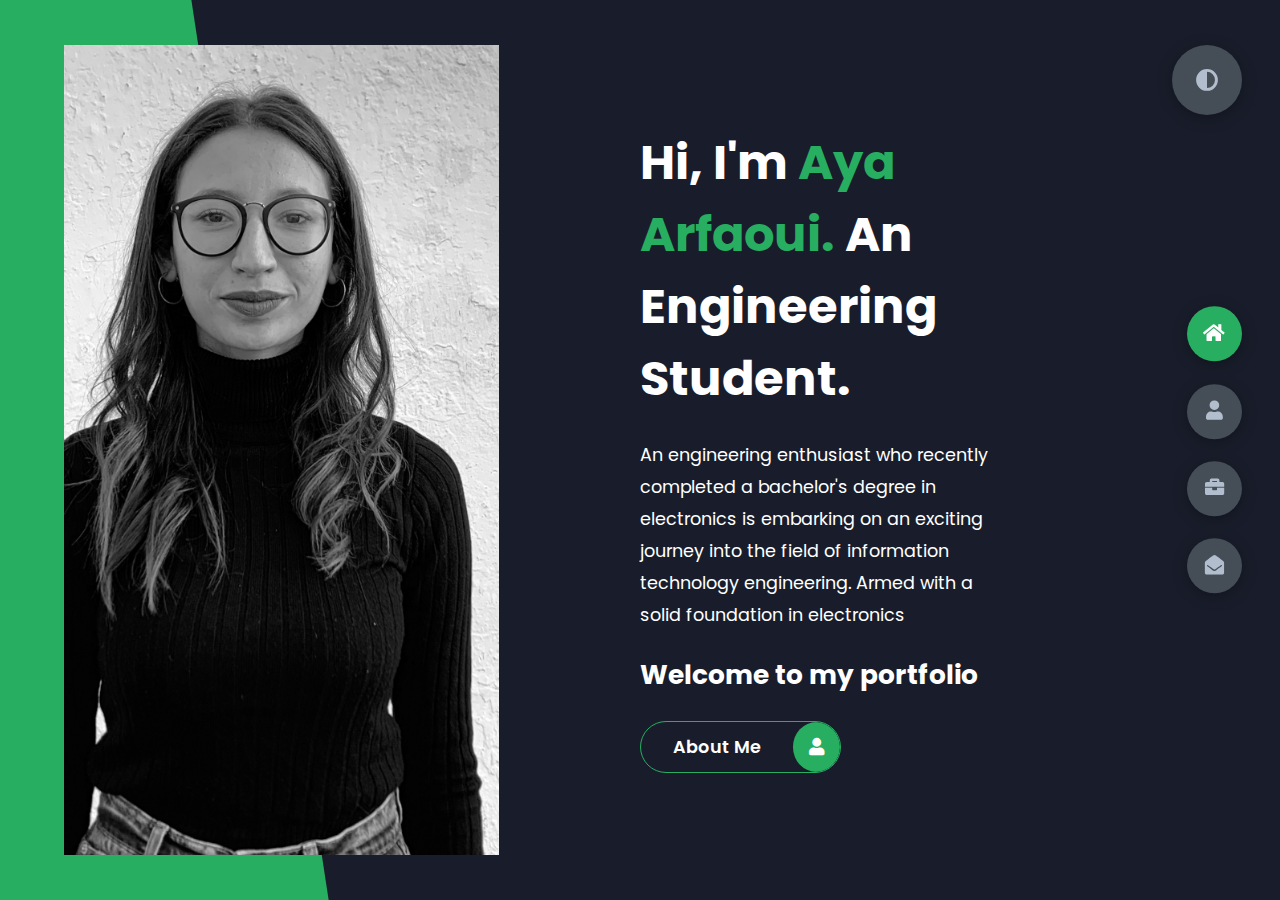
<file: index.html>
<!DOCTYPE html>
<html lang="en">
<head>
    <meta charset="UTF-8">
    <meta http-equiv="X-UA-Compatible" content="IE=edge">
    <meta name="viewport" content="width=device-width, initial-scale=1.0">
    <title>Portfolio</title>
    <link rel="stylesheet" href="styles/styles.css">
    <link rel="preconnect" href="https://fonts.googleapis.com">
    <link rel="preconnect" href="https://fonts.gstatic.com" crossorigin>
    <link rel="stylesheet" href="https://cdnjs.cloudflare.com/ajax/libs/font-awesome/5.15.4/css/all.min.css" integrity="sha512-1ycn6IcaQQ40/MKBW2W4Rhis/DbILU74C1vSrLJxCq57o941Ym01SwNsOMqvEBFlcgUa6xLiPY/NS5R+E6ztJQ==" crossorigin="anonymous" referrerpolicy="no-referrer" />
    <link href="https://fonts.googleapis.com/css2?family=Poppins:wght@400;500;600;700;800&display=swap" rel="stylesheet">
</head>
<body class="main-content">
    <header class="container header active" id="home">
        <div class="header-content">
            <div class="left-header">
                <div class="h-shape"></div>
                <div class="image">
                    <img src="img/hero.jpg" alt="">
                </div>
            </div>
            <div class="right-header">
                <h1 class="name">
                    Hi, I'm <span>Aya Arfaoui.</span>
                    An Engineering Student.
                </h1>
                <p>
                    
An engineering enthusiast who recently completed a bachelor's degree in electronics is embarking on an exciting 
journey into the field of information technology engineering. Armed with a solid foundation in electronics</p>
<h2>Welcome to my portfolio</h2><br>
                <div class="btn-con">
                    <a href="Parcour.html" class="main-btn">
                        <span class="btn-text">About Me</span>
                        <span class="btn-icon"><i class="fas fa-user"></i></span>
                    </a>
                </div>
            </div>
        </div>
    </header>
    <main>
        
       

    </main>

</section><div class="controls">
    <div class="control active-btn" data-id="home" >
        <a href="index.html">    <i class="fas fa-home"></i></a> 
    </div>
    <div class="control" data-id="about">
        <a href="Parcour.html"> <i class="fas fa-user"></i></a> 
    </div>
    <div class="control" data-id="portfolio">
        <a href="Experience.html"> <i class="fas fa-briefcase"></i></a> 
    </div>
   
    <div class="control" data-id="contact" >
      <a href="Contact.html"> <i class="fas fa-envelope-open" ></i></a> 
    </div>
</div>
<div class="theme-btn">
    <i class="fas fa-adjust"></i>
</div>
<script src="app.js"></script>
</body>
</html>
</file>
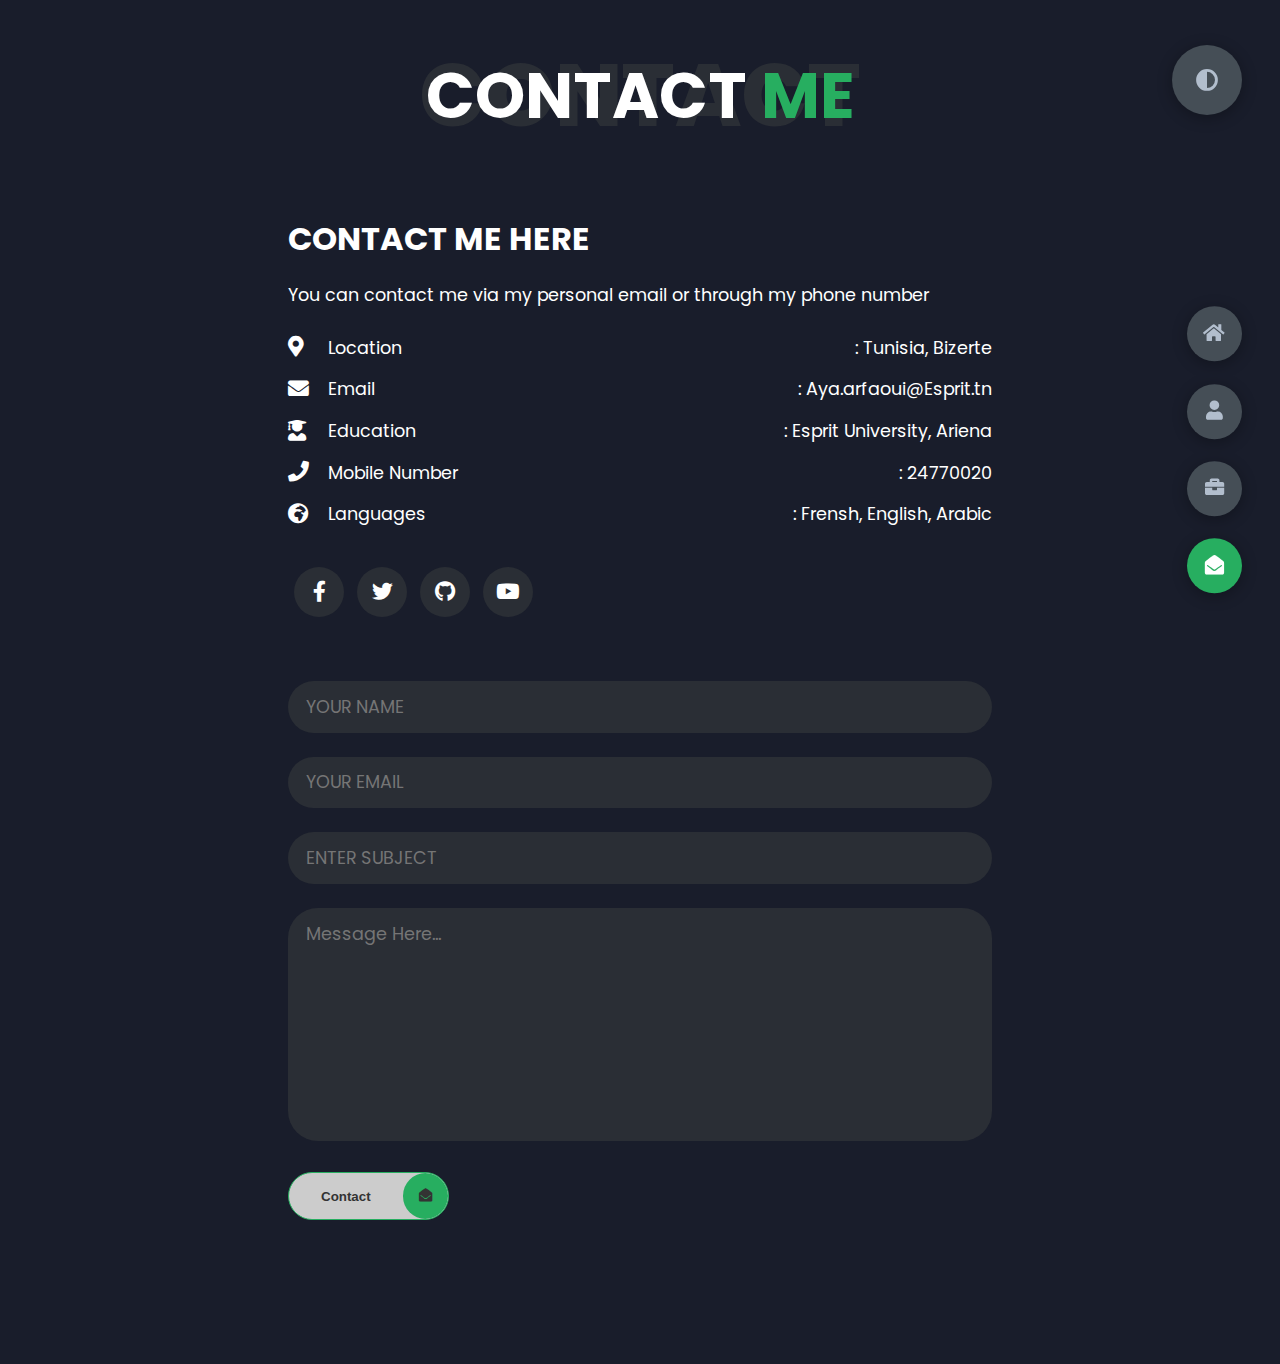
<file: Contact.html>
<!DOCTYPE html>
<html lang="en">
<head>
    <meta charset="UTF-8">
    <meta http-equiv="X-UA-Compatible" content="IE=edge">
    <meta name="viewport" content="width=device-width, initial-scale=1.0">
    <title>Portfolio</title>
    <link rel="stylesheet" href="styles/styles.css">
    <link rel="preconnect" href="https://fonts.googleapis.com">
    <link rel="preconnect" href="https://fonts.gstatic.com" crossorigin>
    <link rel="stylesheet" href="https://cdnjs.cloudflare.com/ajax/libs/font-awesome/5.15.4/css/all.min.css" integrity="sha512-1ycn6IcaQQ40/MKBW2W4Rhis/DbILU74C1vSrLJxCq57o941Ym01SwNsOMqvEBFlcgUa6xLiPY/NS5R+E6ztJQ==" crossorigin="anonymous" referrerpolicy="no-referrer" />
    <link href="https://fonts.googleapis.com/css2?family=Poppins:wght@400;500;600;700;800&display=swap" rel="stylesheet">
</head>
<body>
<section id="contact">
    <div class="contact-container">
        <div class="main-title">
            <h2>Contact <span>Me</span><span class="bg-text">Contact</span></h2>
        </div>
        <div class="contact-content-con">
            <div class="left-contact">
                <h4>Contact me here</h4>
                <p>
                    You can contact me via my personal email or through my phone number 
                </p>
                <div class="contact-info">
                    <div class="contact-item">
                        <div class="icon">
                            <i class="fas fa-map-marker-alt"></i>
                            <span>Location</span>
                        </div>
                        <p>
                            : Tunisia, Bizerte
                        </p>
                    </div>
                    <div class="contact-item">
                        <div class="icon">
                            <i class="fas fa-envelope"></i>
                            <span>Email</span>
                        </div>
                        <p>
                            <span>: Aya.arfaoui@Esprit.tn</span>
                        </p>
                    </div>
                    <div class="contact-item">
                        <div class="icon">
                            <i class="fas fa-user-graduate"></i>
                            <span>Education</span>
                        </div>
                        <p>
                            <span>: Esprit University, Ariena </span>
                        </p>
                    </div>
                    <div class="contact-item">
                        <div class="icon">
                            <i class="fas fa-phone"></i>
                            <span>Mobile Number</span>
                        </div>
                        <p>
                            <span>: 24770020</span>
                        </p>
                    </div>
                    <div class="contact-item">
                        <div class="icon">
                            <i class="fas fa-globe-africa"></i>
                            <span>Languages</span>
                        </div>
                        <p>
                            <span>: Frensh, English, Arabic</span>
                        </p>
                    </div>
                </div>
                <div class="contact-icons">
                    <div class="contact-icon">
                        <a href="https://www.facebook.com/aya.arfaoui.52" target="_blank">
                            <i class="fab fa-facebook-f"></i>
                        </a>
                        <a href="#" target="_blank">
                            <i class="fab fa-twitter"></i>
                        </a>
                        <a href="#" target="_blank">
                            <i class="fab fa-github"></i>
                        </a>
                        <a href="#" target="_blank">
                            <i class="fab fa-youtube"></i>
                        </a>
                    </div>
                </div>
            </div>
            <div class="right-contact">
                <form action="" class="contact-form">
                    <div class="input-control i-c-2">
                        <input type="text" required placeholder="YOUR NAME">
                        <input type="email" required placeholder="YOUR EMAIL">
                    </div>
                    <div class="input-control">
                        <input type="text" required placeholder="ENTER SUBJECT">
                    </div>
                    <div class="input-control">
                        <textarea name="" id="" cols="15" rows="8" placeholder="Message Here..."></textarea>
                    </div>
                    <div class="submit-btn">
                        <button type="submit" class="main-btn" >
                            <span class="btn-text">Contact</span>
                            <span class="btn-icon"><i class="fas fa-envelope-open"></i></span>

                        </button>
                    </div>
                </form>
           
            </section><div class="controls">
                <div class="control " data-id="home" >
                    <a href="index.html">    <i class="fas fa-home"></i></a> 
                </div>
                <div class="control" data-id="about">
                    <a href="Parcour.html"> <i class="fas fa-user"></i></a> 
                </div>
                <div class="control" data-id="portfolio">
                    <a href="Experience.html"> <i class="fas fa-briefcase"></i></a> 
                </div>
               
                <div class="control active-btn" data-id="contact" >
                  <a href="Contact.html"> <i class="fas fa-envelope-open" ></i></a> 
                </div>
            </div>
            <div class="theme-btn">
                <i class="fas fa-adjust"></i>
            </div>
            <script src="app.js"></script>
            </body>
            </html>
</file>
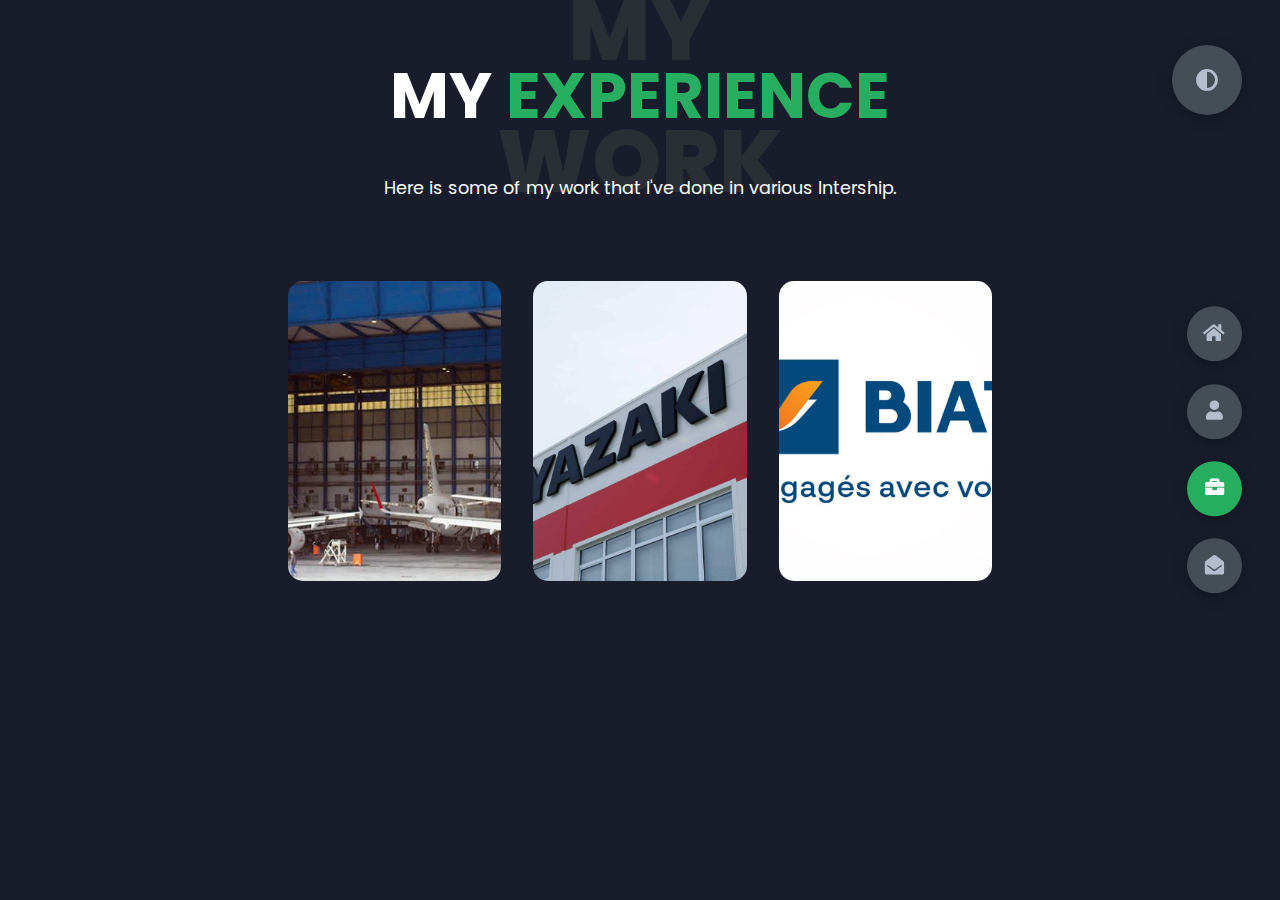
<file: Experience.html>
<!DOCTYPE html>
<html lang="en">
<head>
    <meta charset="UTF-8">
    <meta http-equiv="X-UA-Compatible" content="IE=edge">
    <meta name="viewport" content="width=device-width, initial-scale=1.0">
    <title>Portfolio</title>
    <link rel="stylesheet" href="styles/styles.css">
    <link rel="preconnect" href="https://fonts.googleapis.com">
    <link rel="preconnect" href="https://fonts.gstatic.com" crossorigin>
    <link rel="stylesheet" href="https://cdnjs.cloudflare.com/ajax/libs/font-awesome/5.15.4/css/all.min.css" integrity="sha512-1ycn6IcaQQ40/MKBW2W4Rhis/DbILU74C1vSrLJxCq57o941Ym01SwNsOMqvEBFlcgUa6xLiPY/NS5R+E6ztJQ==" crossorigin="anonymous" referrerpolicy="no-referrer" />
    <link href="https://fonts.googleapis.com/css2?family=Poppins:wght@400;500;600;700;800&display=swap" rel="stylesheet">
</head>
<body class="main-content">
<section  id="portfolio">
    <div class="main-title">
        <h2>My <span>Experience</span><span class="bg-text">My Work</span></h2>
    </div>
    <p class="port-text">
        Here is some of my work that I've done in various Intership.
    </p>
    <div class="portfolios">
        <div class="portfolio-item">
            <div class="image">
                <img src="img/4.jpg" alt="">
            </div>
            <div class="hover-items">
                <h3> Tunisiare Tencincs</h3>
                <div class="icons">
                    <a href="#" class="icon">
                        <i class="fas fa-envelope-open"></i>
                    </a>
                   
                </div>
            </div>
        </div>
        <div class="portfolio-item">
            <div class="image">
                <img src="img/3.jpg" alt="">
            </div>
            <div class="hover-items">
                <h3>Internship Yazaki</h3>
                <div class="icons">
                    <a href="#" class="icon">
                        <i class="fas fa-envelope-open"></i>
                    </a>
                   
                </div>
            </div>
        </div>
        <div class="portfolio-item">
            <div class="image">
                <img src="img/5.jpg" alt="">
            </div>
            <div class="hover-items">
                <h3>Internship BIAT</h3>
                <div class="icons">
                    <a href="#" class="icon">
                        <i class="fas fa-envelope-open"></i>
                    </a>
                   
                </div>
            </div>
        </div>
        
    </div>
</section><div class="controls">
    <div class="control " data-id="home" >
        <a href="index.html">    <i class="fas fa-home"></i></a> 
    </div>
    <div class="control" data-id="about">
        <a href="Parcour.html"> <i class="fas fa-user"></i></a> 
    </div>
    <div class="control active-btn" data-id="portfolio">
        <a href="Experience.html"> <i class="fas fa-briefcase"></i></a> 
    </div>
   
    <div class="control" data-id="contact" >
      <a href="Contact.html"> <i class="fas fa-envelope-open" ></i></a> 
    </div>
</div>
<div class="theme-btn">
    <i class="fas fa-adjust"></i>
</div>
<script src="app.js"></script>
</body>
</html>
</file>
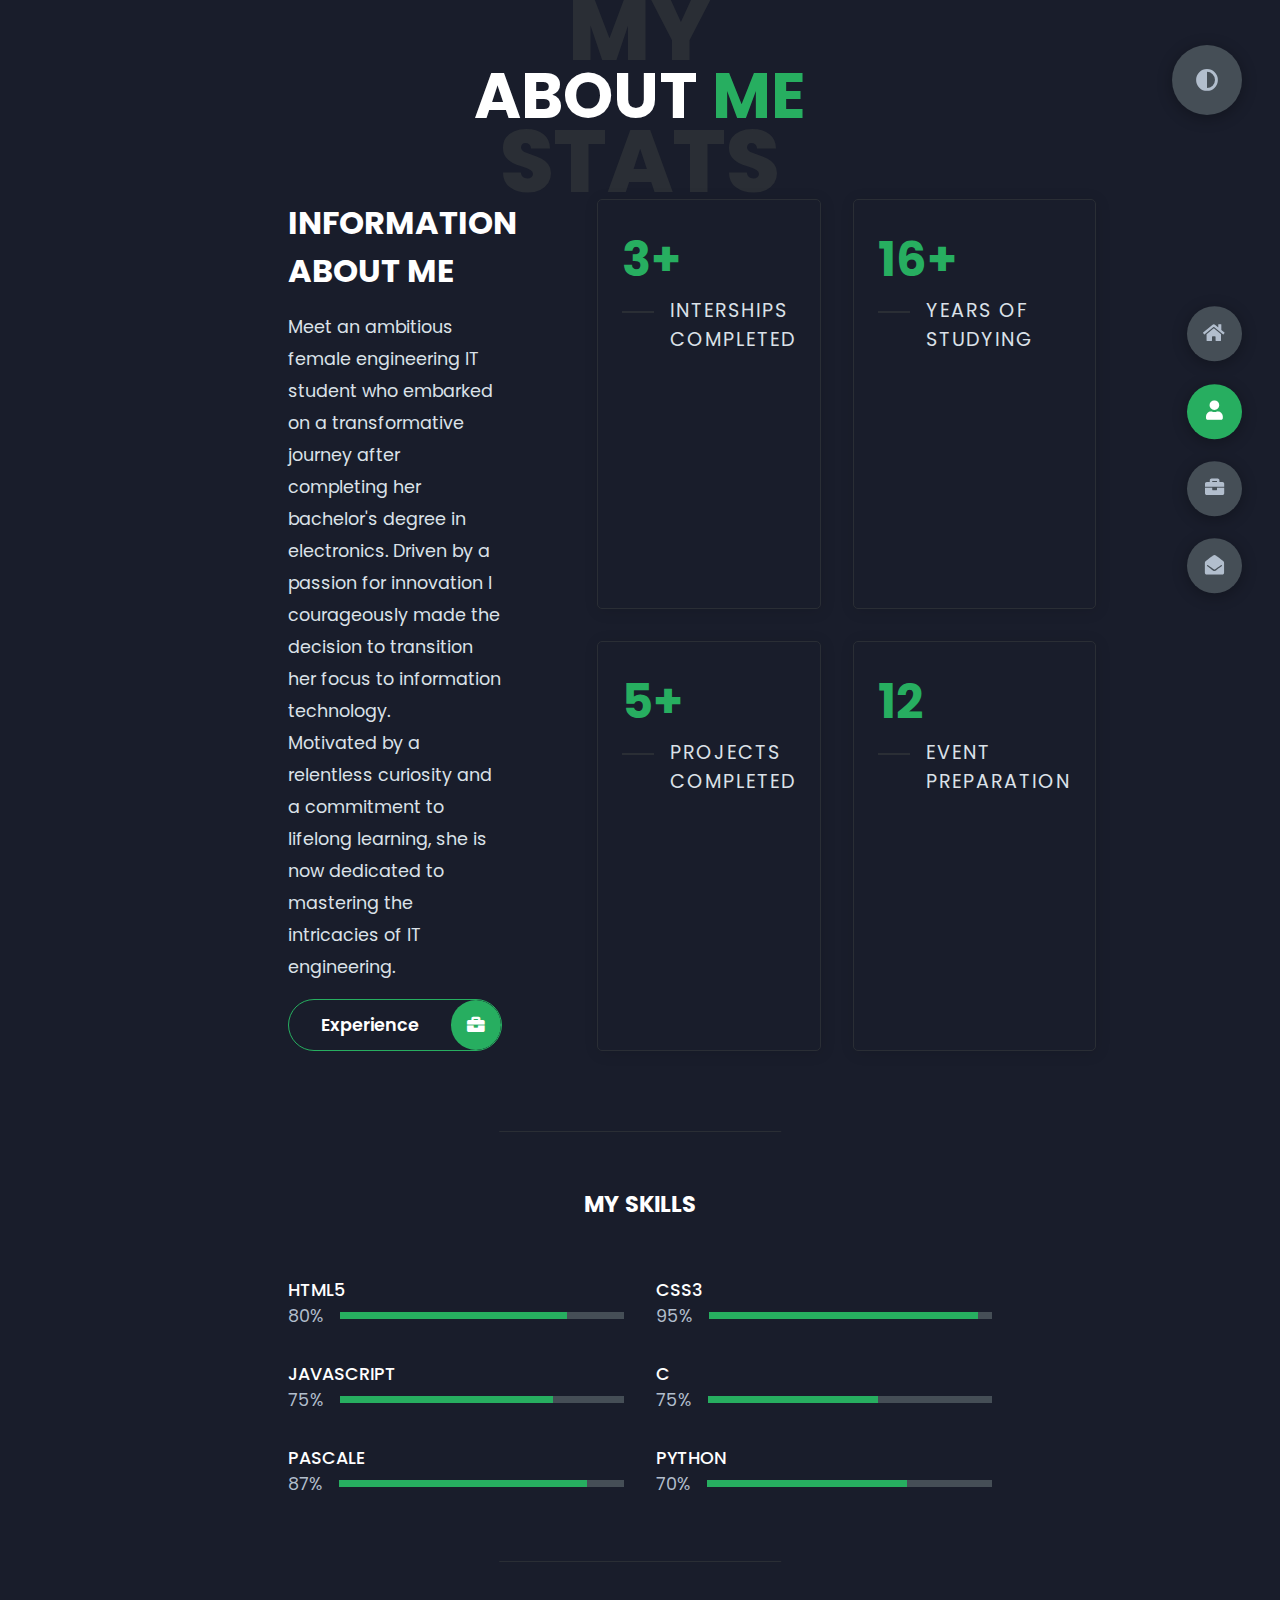
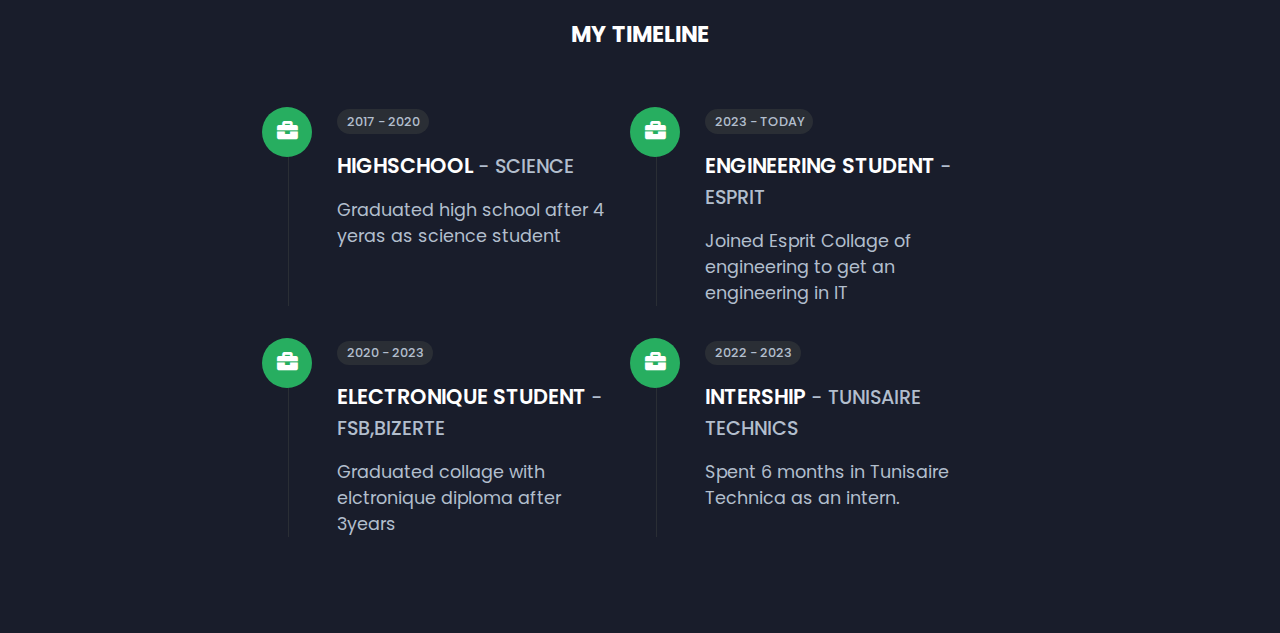
<file: Parcour.html>
<!DOCTYPE html>
<html lang="en">
<head>
    <meta charset="UTF-8">
    <meta http-equiv="X-UA-Compatible" content="IE=edge">
    <meta name="viewport" content="width=device-width, initial-scale=1.0">
    <title>Portfolio</title>
    <link rel="stylesheet" href="styles/styles.css">
    <link rel="preconnect" href="https://fonts.googleapis.com">
    <link rel="preconnect" href="https://fonts.gstatic.com" crossorigin>
    <link rel="stylesheet" href="https://cdnjs.cloudflare.com/ajax/libs/font-awesome/5.15.4/css/all.min.css" integrity="sha512-1ycn6IcaQQ40/MKBW2W4Rhis/DbILU74C1vSrLJxCq57o941Ym01SwNsOMqvEBFlcgUa6xLiPY/NS5R+E6ztJQ==" crossorigin="anonymous" referrerpolicy="no-referrer" />
    <link href="https://fonts.googleapis.com/css2?family=Poppins:wght@400;500;600;700;800&display=swap" rel="stylesheet">
</head>
<body class="main-content">
<section  id="about">
    <div class="main-title">
        <h2>About <span>me</span><span class="bg-text">my stats</span></h2>
    </div>
    <div class="about-container">
        <div class="left-about">
            <h4>Information About me</h4>
            <p>
                Meet an ambitious female engineering IT student who embarked on a transformative journey after completing her bachelor's 
                degree in electronics. Driven by a passion for innovation I courageously made the
                 decision to transition her focus to information technology. <br>Motivated by a relentless curiosity and a commitment to
                  lifelong learning, she is now dedicated to mastering the intricacies of IT engineering.
            </p>
            <div class="btn-con">
                <a href="Experience.html" class="main-btn">
                    <span class="btn-text">Experience</span>
                    <span class="btn-icon"><i class="fas fa-briefcase"></i></span>
                </a>
            </div>
        </div>
        <div class="right-about">
            <div class="about-item">
                <div class="abt-text">
                    <p class="large-text">3+</p>
                    <p class="small-text">Interships <br /> Completed</p>
                </div>
            </div>
            <div class="about-item">
                <div class="abt-text">
                    <p class="large-text">16+</p>
                    <p class="small-text">Years of <br /> Studying</p>
                </div>
            </div>
            <div class="about-item">
                <div class="abt-text">
                    <p class="large-text">5+</p>
                    <p class="small-text">Projects <br /> Completed</p>
                </div>
            </div>
            <div class="about-item">
                <div class="abt-text">
                    <p class="large-text">12</p>
                    <p class="small-text">Event <br /> Preparation</p>
                </div>
            </div>
        </div>
    </div>
    <div class="about-stats">
        <h4 class="stat-title">My Skills</h4>
        <div class="progress-bars">
            <div class="progress-bar">
                <p class="prog-title">html5</p>
                <div class="progress-con">
                    <p class="prog-text">80%</p>
                    <div class="progress">
                        <span class="html"></span>
                    </div>
                </div>
            </div>
            <div class="progress-bar">
                <p class="prog-title">css3</p>
                <div class="progress-con">
                    <p class="prog-text">95%</p>
                    <div class="progress">
                        <span class="css"></span>
                    </div>
                </div>
            </div>
            <div class="progress-bar">
                <p class="prog-title">javascript</p>
                <div class="progress-con">
                    <p class="prog-text">75%</p>
                    <div class="progress">
                        <span class="js"></span>
                    </div>
                </div>
            </div>
            <div class="progress-bar">
                <p class="prog-title">C</p>
                <div class="progress-con">
                    <p class="prog-text">75%</p>
                    <div class="progress">
                        <span class="react"></span>
                    </div>
                </div>
            </div>
            <div class="progress-bar">
                <p class="prog-title">Pascale</p>
                <div class="progress-con">
                    <p class="prog-text">87%</p>
                    <div class="progress">
                        <span class="node"></span>
                    </div>
                </div>
            </div>
            <div class="progress-bar">
                <p class="prog-title">Python</p>
                <div class="progress-con">
                    <p class="prog-text">70%</p>
                    <div class="progress">
                        <span class="python"></span>
                    </div>
                </div>
            </div>
        </div>
    </div>
    <h4 class="stat-title">My Timeline</h4>
    
    
    <div class="timeline">
        <div class="timeline-item">
            <div class="tl-icon">
                <i class="fas fa-briefcase"></i>
            </div>
            <p class="tl-duration">2017 - 2020</p>
            <h5>HighSchool<span> - Science</span></h5>
            <p>
Graduated high school after 4 yeras as science student            </p>
        </div>
        <div class="timeline-item">
            <div class="tl-icon">
                <i class="fas fa-briefcase"></i>
            </div>
            <p class="tl-duration">2023 - Today</p>
            <h5>Engineering Student<span> - Esprit</span></h5>
            <p>
    Joined Esprit Collage of engineering to get an engineering in IT        </p>
        </div>
        <div class="timeline-item">
            <div class="tl-icon">
                <i class="fas fa-briefcase"></i>
            </div>
            <p class="tl-duration">2020 - 2023</p>
            <h5>Electronique Student<span> - FSB,Bizerte</span></h5>
            <p>
Graduated collage with elctronique diploma after 3years            </p>
        </div>
        
       
        <div class="timeline-item">
            <div class="tl-icon">
                <i class="fas fa-briefcase"></i>
            </div>
            <p class="tl-duration">2022 - 2023</p>
            <h5>Intership<span> - Tunisaire Technics</span></h5>
            <p>
               Spent 6 months in Tunisaire Technica as an intern.
            </p>
        </div>
      
</section><div class="controls">
    <div class="control " data-id="home" >
        <a href="index.html">    <i class="fas fa-home"></i></a> 
    </div>
    <div class="control active-btn" data-id="about">
        <a href="Parcour.html"> <i class="fas fa-user"></i></a> 
    </div>
    <div class="control" data-id="portfolio">
        <a href="Experience.html"> <i class="fas fa-briefcase"></i></a> 
    </div>
   
    <div class="control" data-id="contact" >
      <a href="Contact.html"> <i class="fas fa-envelope-open" ></i></a> 
    </div>
</div>
<div class="theme-btn">
    <i class="fas fa-adjust"></i>
</div>
<script src="app.js"></script>
</body>
</html>
</file>
<file: styles/styles.css>
* {
  margin: 0;
  padding: 0;
  box-sizing: border-box;
  list-style: none;
}

:root {
  --color-primary: #191d2b;
  --color-secondary: #27AE60;
  --color-white: #FFFFFF;
  --color-black: #000;
  --color-grey0: #f8f8f8;
  --color-grey-1: #dbe1e8;
  --color-grey-2: #b2becd;
  --color-grey-3: #6c7983;
  --color-grey-4: #454e56;
  --color-grey-5: #2a2e35;
  --color-grey-6: #12181b;
  --br-sm-2: 14px;
  --box-shadow-1: 0 3px 15px rgba(0,0,0,.3);
}

.main-btn:hover {
  background-color: darkgreen; /* Change the color when hovered */
}

.light-mode {
  --color-primary: #FFFFFF;
  --color-secondary: #F56692;
  --color-white: #454e56;
  --color-black: #000;
  --color-grey0: #f8f8f8;
  --color-grey-1: #6c7983;
  --color-grey-2: #6c7983;
  --color-grey-3: #6c7983;
  --color-grey-4: #454e56;
  --color-grey-5: #f8f8f8;
  --color-grey-6: #12181b;
}

body {
  background-color: var(--color-primary);
  font-family: "Poppins", sans-serif;
  font-size: 1.1rem;
  color: var(--color-white);
  transition: all 0.4s ease-in-out;
}

a {
  display: inline-block;
  text-decoration: none;
  color: inherit;
  font-family: inherit;
}

header {
  min-height: 100vh;
  color: var(--color-white);
  overflow: hidden;
  padding: 0 !important;
}

section {
  min-height: 100vh;
  width: 100%;
  position: absolute;
  left: 0;
  top: 0;
  padding: 3rem 18rem;
}

.container {
  display: none;
  transform: translateY(-100%) scale(0);
  transition: all 0.4s ease-in-out;
  background-color: var(--color-primary);
}

.active {
  display: block;
  animation: appear 1s ease-in-out;
  transform: translateY(0) scaleY(1);
}
@keyframes appear {
  0% {
    transform: translateY(-100%) scaleY(0);
  }
  100% {
    transform: translateY(0) scaleY(1);
  }
}

.controls {
  position: fixed;
  z-index: 10;
  top: 50%;
  right: 3%;
  display: flex;
  flex-direction: column;
  align-items: center;
  justify-content: center;
  transform: translateY(-50%);
}
.controls .control {
  padding: 1rem;
  cursor: pointer;
  background-color: var(--color-grey-4);
  width: 55px;
  height: 55px;
  border-radius: 50%;
  display: flex;
  justify-content: center;
  align-items: center;
  margin: 0.7rem 0;
  box-shadow: var(--box-shadow-1);
}
.controls .control i {
  font-size: 1.2rem;
  color: var(--color-grey-2);
  pointer-events: none;
}
.controls .active-btn {
  background-color: var(--color-secondary);
  transition: all 0.4s ease-in-out;
}
.controls .active-btn i {
  color: var(--color-white);
}

.theme-btn {
  top: 5%;
  right: 3%;
  width: 70px;
  height: 70px;
  border-radius: 50%;
  background-color: var(--color-grey-4);
  cursor: pointer;
  position: fixed;
  display: flex;
  justify-content: center;
  align-items: center;
  box-shadow: 0 3px 15px rgba(0, 0, 0, 0.3);
  transition: all 0.1s ease-in-out;
}
.theme-btn:active {
  transform: translateY(-3px);
}
.theme-btn i {
  font-size: 1.4rem;
  color: var(--color-grey-2);
  pointer-events: none;
}

/*Header-content*/
.header-content {
  display: grid;
  grid-template-columns: repeat(2, 1fr);
  min-height: 100vh;
}
.header-content .left-header {
  display: flex;
  align-items: center;
  position: relative;
}
.header-content .left-header .h-shape {
  transition: all 0.4s ease-in-out;
  width: 65%;
  height: 100%;
  background-color: var(--color-secondary);
  position: absolute;
  left: 0;
  top: 0;
  z-index: -1;
  clip-path: polygon(0 0, 46% 0, 79% 100%, 0% 100%);
}
.header-content .left-header .image {
  border-radius: var(--br-sm-2);
  height: 90%;
  width: 68%;
  margin-left: 4rem;
  background-color: var(--color-black);
  transition: all 0.4s ease-in-out;
}
.header-content .left-header .image img {
  width: 100%;
  height: 100%;
  object-fit: cover;
  transition: all 0.4s ease-in-out;
  filter: grayscale(100%);
}
.header-content .left-header .image img:hover {
  filter: grayscale(0);
}
.header-content .right-header {
  display: flex;
  flex-direction: column;
  justify-content: center;
  padding-right: 18rem;
}
.header-content .right-header .name {
  font-size: 3rem;
}
.header-content .right-header .name span {
  color: var(--color-secondary);
}
.header-content .right-header p {
  margin: 1.5rem 0;
  line-height: 2rem;
}

/*About*/
.about-container {
  display: grid;
  grid-template-columns: repeat(2, 1fr);
  padding-top: 3.5rem;
  padding-bottom: 5rem;
}
.about-container .right-about {
  display: grid;
  grid-template-columns: repeat(2, 1fr);
  grid-gap: 2rem;
}
.about-container .right-about .about-item {
  border: 1px solid var(--color-grey-5);
  border-radius: 5px;
  transition: all 0.4s ease-in-out;
  box-shadow: 1px 2px 15px rgba(0, 0, 0, 0.1);
}
.about-container .right-about .about-item:hover {
  cursor: default;
  transform: translateY(-5px);
  border: 1px solid var(--color-secondary);
  box-shadow: 1px 4px 15px rgba(0, 0, 0, 0.32);
}
.about-container .right-about .about-item .abt-text {
  padding: 1.5rem;
  display: flex;
  flex-direction: column;
}
.about-container .right-about .about-item .abt-text .large-text {
  font-size: 3rem;
  font-weight: 700;
  color: var(--color-secondary);
}
.about-container .right-about .about-item .abt-text .small-text {
  padding-left: 3rem;
  position: relative;
  text-transform: uppercase;
  font-size: 1.2rem;
  color: var(--color-grey-1);
  letter-spacing: 2px;
}
.about-container .right-about .about-item .abt-text .small-text::before {
  content: "";
  position: absolute;
  left: 0;
  top: 15px;
  width: 2rem;
  height: 2px;
  background-color: var(--color-grey-5);
}
.about-container .left-about {
  padding-right: 5rem;
}
.about-container .left-about p {
  line-height: 2rem;
  padding: 1rem;
  color: var(--color-grey-1);
}
.about-container .left-about h4 {
  font-size: 2rem;
  text-transform: uppercase;
}

.about-stats {
  padding-bottom: 4rem;
}
.about-stats .progress-bars {
  display: grid;
  grid-template-columns: repeat(2, 1fr);
  grid-gap: 2rem;
}
.about-stats .progress-bars .progress-bar {
  display: flex;
  flex-direction: column;
}
.about-stats .progress-bars .progress-bar .prog-title {
  text-transform: uppercase;
  font-weight: 500;
}
.about-stats .progress-bars .progress-bar .progress-con {
  display: flex;
  align-items: center;
}
.about-stats .progress-bars .progress-bar .progress-con .prog-text {
  color: var(--color-grey-2);
}
.about-stats .progress-bars .progress-bar .progress-con .progress {
  width: 100%;
  height: 0.45rem;
  background-color: var(--color-grey-4);
  margin-left: 1rem;
  position: relative;
}
.about-stats .progress-bars .progress-bar .progress-con .progress span {
  position: absolute;
  top: 0;
  left: 0;
  height: 100%;
  background-color: var(--color-secondary);
  transition: all 0.4s ease-in-out;
  width: 60%;
}
.about-stats .progress-bars .progress-bar .progress-con .progress .html {
  width: 80%;
}
.about-stats .progress-bars .progress-bar .progress-con .progress .css {
  width: 95%;
}
.about-stats .progress-bars .progress-bar .progress-con .progress .js {
  width: 75%;
}
.about-stats .progress-bars .progress-bar .progress-con .progress .react {
  width: 60%;
}
.about-stats .progress-bars .progress-bar .progress-con .progress .node {
  width: 87%;
}
.about-stats .progress-bars .progress-bar .progress-con .progress .python {
  width: 70%;
}

.stat-title {
  text-transform: uppercase;
  font-size: 1.4rem;
  text-align: center;
  padding: 3.5rem 0;
  position: relative;
}
.stat-title::before {
  content: "";
  position: absolute;
  left: 50%;
  top: 0;
  width: 40%;
  height: 1px;
  background-color: var(--color-grey-5);
  transform: translateX(-50%);
}

/*Timeline*/
.timeline {
  display: grid;
  grid-template-columns: repeat(2, 1fr);
  grid-gap: 2rem;
  padding-bottom: 3rem;
}
.timeline .timeline-item {
  position: relative;
  padding-left: 3rem;
  border-left: 1px solid var(--color-grey-5);
}
.timeline .timeline-item .tl-icon {
  position: absolute;
  left: -27px;
  top: 0;
  background-color: var(--color-secondary);
  width: 50px;
  height: 50px;
  border-radius: 50%;
  display: flex;
  align-items: center;
  justify-content: center;
}
.timeline .timeline-item .tl-icon i {
  font-size: 1.3rem;
}
.timeline .timeline-item .tl-duration {
  padding: 0.2rem 0.6rem;
  background-color: var(--color-grey-5);
  border-radius: 15px;
  display: inline-block;
  font-size: 0.8rem;
  text-transform: uppercase;
  font-weight: 500;
}
.timeline .timeline-item h5 {
  padding: 1rem 0;
  text-transform: uppercase;
  font-size: 1.3rem;
  font-weight: 600;
}
.timeline .timeline-item h5 span {
  color: var(--color-grey-2);
  font-weight: 500;
  font-size: 1.2rem;
}
.timeline .timeline-item p {
  color: var(--color-grey-2);
}

.port-text {
  padding: 2rem 0;
  text-align: center;
}

.portfolios {
  display: grid;
  grid-template-columns: repeat(3, 1fr);
  grid-gap: 2rem;
  margin-top: 3rem;
}
.portfolios .portfolio-item {
  position: relative;
  border-radius: 15px;
}
.portfolios .portfolio-item img {
  width: 100%;
  height: 300px;
  object-fit: cover;
  border-radius: 15px;
}
.portfolios .portfolio-item .hover-items {
  width: 100%;
  height: 100%;
  background-color: var(--color-secondary);
  position: absolute;
  left: 0;
  top: 0;
  border-radius: 15px;
  display: flex;
  justify-content: center;
  align-items: center;
  flex-direction: column;
  opacity: 0;
  transform: scale(0);
  transition: all 0.4s ease-in-out;
}
.portfolios .portfolio-item .hover-items h3 {
  font-size: 1.5rem;
  color: var(--color-white);
  margin-bottom: 1.5rem;
}
.portfolios .portfolio-item .hover-items .icons {
  display: flex;
  justify-content: center;
  align-items: center;
}
.portfolios .portfolio-item .hover-items .icons .icon {
  background-color: var(--color-primary);
  border-radius: 50%;
  width: 50px;
  height: 50px;
  display: flex;
  align-items: center;
  justify-content: center;
  margin: 0 1rem;
  cursor: pointer;
  transition: all 0.4s ease-in-out;
}
.portfolios .portfolio-item .hover-items .icons .icon i {
  font-size: 1.5rem;
  color: var(--color-white);
  margin: 0 1rem;
}
.portfolios .portfolio-item .hover-items .icons .icon:hover {
  background-color: var(--color-white);
}
.portfolios .portfolio-item .hover-items .icons .icon:hover i {
  color: var(--color-primary);
}

.portfolio-item:hover .hover-items {
  opacity: 1;
  transform: scale(1);
}

.blogs {
  display: grid;
  grid-template-columns: repeat(3, 1fr);
  grid-gap: 2rem;
  margin-top: 3rem;
}
.blogs .blog {
  position: relative;
  background-color: var(--color-grey-5);
  border-radius: 5px;
  box-shadow: 1px 1px 20px rgba(0, 0, 0, 0.1);
  transition: all 0.4s ease-in-out;
}
.blogs .blog:hover {
  box-shadow: 1px 1px 20px rgba(0, 0, 0, 0.3);
  transform: translateY(-5px);
  transition: all 0.4s ease-in-out;
}
.blogs .blog:hover img {
  filter: grayscale(0);
  transform: scale(1.1);
  box-shadow: 0px 4px 15px rgba(0, 0, 0, 0.8);
}
.blogs .blog img {
  width: 100%;
  height: 300px;
  object-fit: cover;
  border-top-left-radius: 5px;
  border-top-right-radius: 5px;
  filter: grayscale(100%);
  transition: all 0.4s ease-in-out;
}
.blogs .blog .blog-text {
  margin-top: -7px;
  padding: 1.1rem;
  border-top: 8px solid var(--color-secondary);
}
.blogs .blog .blog-text h4 {
  font-size: 1.5rem;
  margin-bottom: 0.7rem;
  transition: all 0.4s ease-in-out;
  cursor: pointer;
}
.blogs .blog .blog-text h4:hover {
  color: var(--color-secondary);
}
.blogs .blog .blog-text p {
  color: var(--color-grey-2);
  line-height: 2rem;
  padding-bottom: 1rem;
}

.contact-content-con {
  display: flex;
  padding-top: 3.5rem;
}
.contact-content-con .left-contact {
  flex: 2;
}
.contact-content-con .left-contact h4 {
  margin-top: 1rem;
  font-size: 2rem;
  text-transform: uppercase;
}
.contact-content-con .left-contact p {
  margin: 1rem 0;
  line-height: 2rem;
}
.contact-content-con .left-contact .contact-info .contact-item {
  display: flex;
  align-items: center;
  justify-content: space-between;
}
.contact-content-con .left-contact .contact-info .contact-item p {
  margin: 0.3rem 0 !important;
  padding: 0 !important;
}
.contact-content-con .left-contact .contact-info .contact-item .icon {
  display: grid;
  grid-template-columns: 40px 1fr;
}
.contact-content-con .left-contact .contact-info .contact-item .icon i {
  display: flex;
  align-items: center;
  font-size: 1.3rem;
}
.contact-content-con .left-contact .contact-icon {
  display: flex;
  margin-top: 2rem;
}
.contact-content-con .left-contact .contact-icon a {
  display: flex;
  align-items: center;
  color: var(--color-white);
  background-color: var(--color-grey-5);
  cursor: pointer;
  justify-content: center;
  width: 50px;
  height: 50px;
  border-radius: 50%;
  margin: 0 0.4rem;
  transition: all 0.4s ease-in-out;
}
.contact-content-con .left-contact .contact-icon a:hover {
  background-color: var(--color-secondary);
}
.contact-content-con .left-contact .contact-icon a:hover i {
  color: var(--color-primary);
}
.contact-content-con .left-contact .contact-icon a i {
  display: flex;
  align-items: center;
  justify-content: center;
  font-size: 1.3rem;
}
.contact-content-con .right-contact {
  flex: 3;
  margin-left: 3rem;
}
.contact-content-con .right-contact .input-control {
  margin: 1.5rem 0;
}
.contact-content-con .right-contact .input-control input, .contact-content-con .right-contact .input-control textarea {
  border-radius: 30px;
  font-weight: inherit;
  font-size: inherit;
  font-family: inherit;
  padding: 0.8rem 1.1rem;
  outline: none;
  border: none;
  background-color: var(--color-grey-5);
  width: 100%;
  color: var(--color-white);
  resize: none;
}
.contact-content-con .right-contact .i-c-2 {
  display: flex;
}
.contact-content-con .right-contact .i-c-2 :last-child {
  margin-left: 1.5rem;
}
.contact-content-con .right-contact .submit-btn {
  display: flex;
  justify-content: flex-start;
}
.submit-btn button {
  background-color: #cccccc; /* Change this to your desired grey color */
  color: #333333; /* Change this to your desired text color */
}


/*Independed components*/
.btn-con {
  display: flex;
  align-self: flex-start;
}

.main-btn {
  border-radius: 30px;
  color: inherit;
  font-weight: 600;
  position: relative;
  border: 1px solid var(--color-secondary);
  display: flex;
  align-self: flex-start;
  align-items: center;
  overflow: hidden;
}
.main-btn .btn-text {
  padding: 0 2rem;
}
.main-btn .btn-icon {
  background-color: var(--color-secondary);
  display: flex;
  align-items: center;
  justify-content: center;
  border-radius: 50%;
  padding: 1rem;
}
.main-btn::before {
  content: "";
  position: absolute;
  top: 0;
  right: 0;
  transform: translateX(100%);
  transition: all 0.4s ease-out;
  z-index: -1;
}
.main-btn:hover {
  transition: all 0.4s ease-out;
}
.main-btn:hover::before {
  width: 100%;
  height: 100%;
  background-color: var(--color-secondary);
  transform: translateX(0);
  transition: all 0.4s ease-out;
}

.main-title {
  text-align: center;
}
.main-title h2 {
  position: relative;
  text-transform: uppercase;
  font-size: 4rem;
  font-weight: 700;
}
.main-title h2 span {
  color: var(--color-secondary);
}
.main-title h2 .bg-text {
  position: absolute;
  top: 50%;
  left: 50%;
  color: var(--color-grey-5);
  transition: all 0.4s ease-in-out;
  z-index: -1;
  transform: translate(-50%, -50%);
  font-weight: 800;
  font-size: 6.3rem;
}

.about-container .left-about p {
  padding-left: 0;
}

@media screen and (max-width: 600px) {
  header {
    padding: 0 !important;
  }

  .theme-btn {
    width: 50px;
    height: 50px;
  }

  .header-content {
    grid-template-columns: repeat(1, 1fr);
    padding-bottom: 6rem;
  }

  .left-header .h-shape {
    display: none;
  }

  .right-header {
    grid-row: 1;
    padding-right: 0rem !important;
    width: 90%;
    margin: 0 auto;
  }
  .right-header .name {
    font-size: 2.5rem !important;
    text-align: center;
    padding-top: 3rem;
  }

  .header-content .left-header .image {
    margin: 0 auto;
    width: 90%;
  }

  .controls {
    top: auto;
    bottom: 0;
    flex-direction: row;
    justify-content: center;
    left: 50%;
    transform: translateX(-50%);
    width: 100%;
    background-color: var(--color-grey-5);
  }
  .controls .control {
    margin: 1rem 0.3rem;
  }

  .about-container {
    grid-template-columns: repeat(1, 1fr);
  }
  .about-container .right-about {
    grid-template-columns: repeat(1, 1fr);
    padding-top: 2.5rem;
  }
  .about-container .left-about {
    padding-right: 0;
  }
  .about-container .left-about p {
    padding-left: 0;
  }

  .timeline {
    grid-template-columns: repeat(1, 1fr);
    padding-bottom: 6rem;
  }

  .container {
    padding: 2rem 2.5rem !important;
  }

  .about-stats .progress-bars {
    grid-template-columns: repeat(1, 1fr);
  }

  .portfolios {
    grid-template-columns: repeat(1, 1fr);
    padding-bottom: 6rem;
    margin-top: 1rem;
  }

  .blogs {
    grid-template-columns: repeat(1, 1fr);
    padding-bottom: 6rem;
  }

  .contact-content-con {
    flex-direction: column;
  }
  .contact-content-con .right-contact {
    margin-left: 0;
    margin-top: 2.5rem;
  }

  .contact-content-con .right-contact .i-c-2 {
    flex-direction: column;
  }

  .contact-content-con .right-contact .i-c-2 :last-child {
    margin-left: 0;
    margin-top: 1.5rem;
  }

  .contact-content-con .right-contact {
    margin-bottom: 6rem;
  }

  .contact-item {
    flex-direction: column;
    margin: 1rem 0;
  }
  .contact-item p {
    font-size: 15px;
    color: var(--color-grey-2);
  }
  .contact-item span {
    font-size: 15px;
  }
  .contact-item .icon {
    grid-template-columns: 25px 1fr;
  }

  .main-title h2 {
    font-size: 2rem;
  }
  .main-title h2 span {
    font-size: 2.3rem;
  }
  .main-title h2 .bg-text {
    font-size: 2.3rem;
  }
}
@media screen and (max-width: 1432px) {
  .container {
    padding: 7rem 11rem;
  }

  .contact-content-con {
    flex-direction: column;
  }
  .contact-content-con .right-contact {
    margin-left: 0;
    margin-top: 2.5rem;
  }

  .contact-content-con .right-contact .i-c-2 {
    flex-direction: column;
  }

  .contact-content-con .right-contact .i-c-2 :last-child {
    margin-left: 0;
    margin-top: 1.5rem;
  }

  .contact-content-con .right-contact {
    margin-bottom: 6rem;
  }

  .main-title h2 .bg-text {
    font-size: 5.5rem;
  }
}
@media screen and (max-width: 1250px) {
  .blogs {
    grid-template-columns: repeat(2, 1fr);
    margin-top: 6rem;
  }

  .portfolios {
    grid-template-columns: repeat(2, 1fr);
  }

  .header-content .right-header {
    padding-right: 9rem;
  }
}
@media screen and (max-width: 660px) {
  .blogs {
    grid-template-columns: repeat(1, 1fr);
  }

  .portfolios {
    grid-template-columns: repeat(1, 1fr);
  }
}
@media screen and (max-width: 1070px) {
  .about-container {
    grid-template-columns: repeat(1, 1fr);
  }
  .about-container .right-about {
    padding-top: 2.5rem;
  }

  .main-title h2 {
    font-size: 4rem;
  }
  .main-title h2 span {
    font-size: 4rem;
  }
  .main-title h2 .bg-text {
    font-size: 4.5rem;
  }
}
@media screen and (max-width: 970px) {
  .container {
    padding: 7rem 6rem;
  }

  .about-container .left-about {
    padding-right: 0rem;
  }

  .header-content {
    grid-template-columns: repeat(1, 1fr);
    padding-bottom: 6rem;
  }

  .left-header .h-shape {
    display: none;
  }
  .left-header .image {
    width: 90% !important;
    margin: 0 auto !important;
  }

  .right-header {
    grid-row: 1;
    padding-right: 0rem !important;
    width: 90%;
    margin: 0 auto;
  }
  .right-header .name {
    font-size: 2.5rem !important;
    text-align: center;
    padding-top: 3rem;
  }
}
@media screen and (max-width: 700px) {
  .container {
    padding: 7rem 3rem;
  }

  .about-stats .progress-bars {
    grid-template-columns: repeat(1, 1fr);
  }

  .about-container .right-about {
    grid-template-columns: repeat(1, 1fr);
  }

  .timeline {
    grid-template-columns: repeat(1, 1fr);
  }

  .main-title h2 {
    font-size: 3rem;
  }
  .main-title h2 span {
    font-size: 3rem;
  }
  .main-title h2 .bg-text {
    font-size: 4rem;
  }
}

/*# sourceMappingURL=styles.css.map */
</file>
